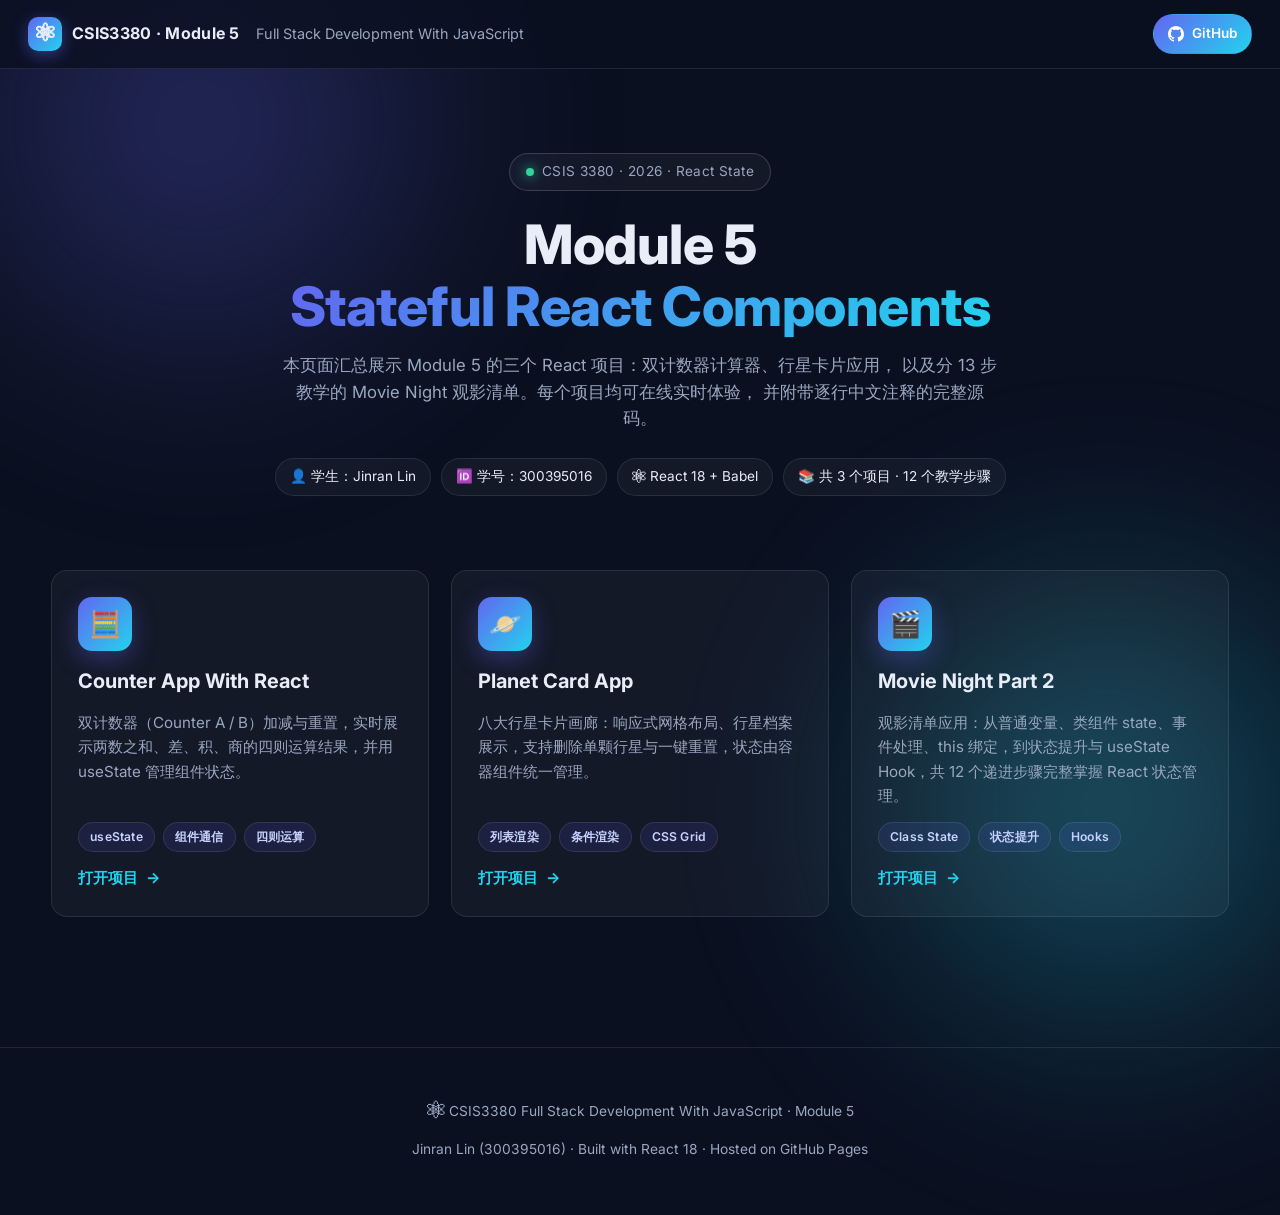
<file: index.html>
<!DOCTYPE html>
<html lang="zh-CN">
<head>
<meta charset="UTF-8">
<!-- 作用：设置视口，让页面在手机等小屏设备上正确缩放 -->
<!-- 解释：移动浏览器默认按桌面宽度渲染再整体缩小，会导致字太小；
        参考：HTML5 响应式页面标准写法（MDN viewport 文档） -->
<meta name="viewport" content="width=device-width, initial-scale=1.0">
<title>Module 5 · Stateful React Components | CSIS3380</title>
<!-- 作用：页面描述——供搜索引擎和分享预览使用 -->
<meta name="description" content="CSIS3380 Module 5 有状态 React 组件课程项目展示：Counter App、Planet Card App、Movie Night">
<!-- 作用：内联 SVG favicon——渐变圆角方块加 ⚛ 符号 -->
<!-- 解释：data URI 内联避免额外请求和 404；与子页面使用同一图标 -->
<link rel="icon" href="data:image/svg+xml,<svg xmlns='http://www.w3.org/2000/svg' viewBox='0 0 100 100'><defs><linearGradient id='g' x1='0' y1='0' x2='1' y2='1'><stop offset='0' stop-color='%236366f1'/><stop offset='1' stop-color='%2322d3ee'/></linearGradient></defs><rect width='100' height='100' rx='22' fill='url(%23g)'/><text x='50' y='70' font-size='55' text-anchor='middle' fill='white'>⚛</text></svg>">
<!-- 作用：引入全站样式表与字体 -->
<!-- 解释：主页在仓库根目录，资源路径无需 ../；字体加载失败时
        有系统字体兜底，不影响阅读 -->
<link rel="stylesheet" href="assets/css/style.css">
<link rel="preconnect" href="https://fonts.googleapis.com">
<link href="https://fonts.googleapis.com/css2?family=Inter:wght@400;600;700;800&family=JetBrains+Mono:wght@400;500&display=swap" rel="stylesheet">
</head>
<body>

<!-- 作用：顶部导航栏——站点品牌 + 课程名 + GitHub 链接 -->
<!-- 解释：主页导航没有"返回"按钮（已在首页），品牌图标点击回到自身；
        SVG 是 GitHub 官方 logo 路径，fill="currentColor" 继承文字颜色 -->
<header class="topbar">
  <a class="brand" href="index.html">
    <span class="logo">⚛</span>
    <span>CSIS3380 · Module 5</span>
  </a>
  <span class="crumb">Full Stack Development With JavaScript</span>
  <div class="spacer"></div>
  <a class="gh-link" href="https://github.com/JohnnyLin707/CSIS3380-Module-5-Stateful-React-Components.git" target="_blank" rel="noopener">
    <svg width="16" height="16" viewBox="0 0 16 16" fill="currentColor" aria-hidden="true"><path d="M8 0C3.58 0 0 3.58 0 8c0 3.54 2.29 6.53 5.47 7.59.4.07.55-.17.55-.38 0-.19-.01-.82-.01-1.49-2.01.37-2.53-.49-2.69-.94-.09-.23-.48-.94-.82-1.13-.28-.15-.68-.52-.01-.53.63-.01 1.08.58 1.23.82.72 1.21 1.87.87 2.33.66.07-.52.28-.87.51-1.07-1.78-.2-3.64-.89-3.64-3.95 0-.87.31-1.59.82-2.15-.08-.2-.36-1.02.08-2.12 0 0 .67-.21 2.2.82.64-.18 1.32-.27 2-.27s1.36.09 2 .27c1.53-1.04 2.2-.82 2.2-.82.44 1.1.16 1.92.08 2.12.51.56.82 1.27.82 2.15 0 3.07-1.87 3.75-3.65 3.95.29.25.54.73.54 1.48 0 1.07-.01 1.93-.01 2.2 0 .21.15.46.55.38A8.01 8.01 0 0 0 16 8c0-4.42-3.58-8-8-8Z"/></svg>
    GitHub
  </a>
</header>

<main class="wrap">

  <!-- 作用：英雄区——徽章、主标题、简介、学生信息标签 -->
  <!-- 解释：标题第二行用 .grad 类做渐变文字；meta 里的 chip 展示
          学生姓名、学号、技术栈等关键信息；
          参考：style.css 中 .hero 相关样式 -->
  <section class="hero">
    <span class="badge"><span class="dot"></span>CSIS 3380 · 2026 · React State</span>
    <h1>Module 5<br><span class="grad">Stateful React Components</span></h1>
    <p class="lead">
      本页面汇总展示 Module 5 的三个 React 项目：双计数器计算器、行星卡片应用，
      以及分 13 步教学的 Movie Night 观影清单。每个项目均可在线实时体验，
      并附带逐行中文注释的完整源码。
    </p>
    <div class="meta">
      <span class="chip">👤 学生：Jinran Lin</span>
      <span class="chip">🆔 学号：300395016</span>
      <span class="chip">⚛ React 18 + Babel</span>
      <span class="chip">📚 共 3 个项目 · 12 个教学步骤</span>
    </div>
  </section>

  <!-- 作用：项目卡片区——三个项目的入口卡片 -->
  <!-- 解释：每张卡片是 <a> 整张可点，链接到 counter/planets/movie-night
          子页面；reveal 类让卡片滚动进入视口时淡入；
          参考：style.css 中 .card 悬停光斑效果（由 main.js 驱动） -->
  <section class="cards">
    <a class="card reveal" href="counter/index.html">
      <span class="icon">🧮</span>
      <h3>Counter App With React</h3>
      <p>双计数器（Counter A / B）加减与重置，实时展示两数之和、差、积、商的四则运算结果，并用 useState 管理组件状态。</p>
      <div class="tags">
        <span class="tag">useState</span>
        <span class="tag">组件通信</span>
        <span class="tag">四则运算</span>
      </div>
      <span class="go">打开项目 <span class="arrow">→</span></span>
    </a>

    <a class="card reveal" href="planets/index.html">
      <span class="icon">🪐</span>
      <h3>Planet Card App</h3>
      <p>八大行星卡片画廊：响应式网格布局、行星档案展示，支持删除单颗行星与一键重置，状态由容器组件统一管理。</p>
      <div class="tags">
        <span class="tag">列表渲染</span>
        <span class="tag">条件渲染</span>
        <span class="tag">CSS Grid</span>
      </div>
      <span class="go">打开项目 <span class="arrow">→</span></span>
    </a>

    <a class="card reveal" href="movie-night/index.html">
      <span class="icon">🎬</span>
      <h3>Movie Night Part 2</h3>
      <p>观影清单应用：从普通变量、类组件 state、事件处理、this 绑定，到状态提升与 useState Hook，共 12 个递进步骤完整掌握 React 状态管理。</p>
      <div class="tags">
        <span class="tag">Class State</span>
        <span class="tag">状态提升</span>
        <span class="tag">Hooks</span>
      </div>
      <span class="go">打开项目 <span class="arrow">→</span></span>
    </a>
  </section>

</main>

<!-- 作用：页脚——课程信息与作者署名 -->
<!-- 解释：与三个子页面的页脚保持相同结构，仅链接指向不同 -->
<footer class="footer">
  <p><span class="atom">⚛</span> CSIS3380 Full Stack Development With JavaScript · Module 5</p>
  <p>Jinran Lin (300395016) · Built with React 18 · Hosted on GitHub Pages</p>
</footer>

<!-- 作用：引入全站交互脚本 -->
<!-- 解释：主页只用其中的卡片光斑与滚动显现两个功能；
        标签页/iframe 控制等逻辑在子页面才会触发（脚本内有存在性判断） -->
<script src="assets/js/main.js"></script>
</body>
</html>
</file>
<file: assets/css/style.css>
/* ============================================================
   CSIS3380 Module 5 展示网站 —— 全站样式
   作用：定义展示网站的全部视觉样式——深色太空主题、玻璃拟态卡片、
        浏览器模拟框、代码高亮区、步骤选择器等组件外观
   解释：按"设计变量 → 布局组件 → 功能模块 → 响应式"的顺序组织；
        修改配色只需改顶部的 :root 变量，全站自动生效
   参考：三个被展示项目的 CSS（CounterAppWithReact/styles.css 等）
        与本目录 main.js 中使用的 class 名一一对应
   ============================================================ */

:root {
  --bg: #0b1020;
  --bg-soft: #0f162e;
  --card: rgba(255, 255, 255, 0.04);
  --card-strong: rgba(255, 255, 255, 0.07);
  --border: rgba(255, 255, 255, 0.09);
  --border-strong: rgba(255, 255, 255, 0.16);
  --text: #e8edf7;
  --muted: #9aa7c0;
  --accent-1: #6366f1;
  --accent-2: #22d3ee;
  --accent-3: #f2b134;
  --gradient: linear-gradient(135deg, #6366f1 0%, #22d3ee 100%);
  --code-bg: #0d1424;
  --radius: 16px;
  --shadow: 0 20px 50px rgba(2, 6, 23, 0.55);
  --font: "Inter", -apple-system, BlinkMacSystemFont, "Segoe UI", Roboto,
    "Helvetica Neue", Arial, "PingFang SC", "Hiragino Sans GB", "Microsoft YaHei", sans-serif;
  --mono: "JetBrains Mono", SFMono-Regular, Consolas, "Liberation Mono", Menlo, monospace;
}

* {
  box-sizing: border-box;
}

html {
  scroll-behavior: smooth;
}

body {
  margin: 0;
  min-height: 100vh;
  font-family: var(--font);
  color: var(--text);
  background: var(--bg);
  line-height: 1.6;
  -webkit-font-smoothing: antialiased;
}

/* 作用：背景装饰——两团缓慢漂浮的渐变光斑，营造太空氛围 */
/* 解释：用 body::before / ::after 两个伪元素加 radial-gradient 圆形渐变，
        filter:blur 让边缘柔和；animation 让光斑缓慢移动，页面不显沉闷；
        伪元素不占用文档流，不会影响内容布局 */
body::before,
body::after {
  content: "";
  position: fixed;
  z-index: -1;
  width: 55vw;
  height: 55vw;
  border-radius: 50%;
  filter: blur(90px);
  opacity: 0.35;
  pointer-events: none;
}

body::before {
  top: -18vw;
  left: -12vw;
  background: radial-gradient(circle, #6366f1 0%, transparent 65%);
  animation: float-orb 18s ease-in-out infinite alternate;
}

body::after {
  right: -14vw;
  bottom: -20vw;
  background: radial-gradient(circle, #22d3ee 0%, transparent 65%);
  animation: float-orb 22s ease-in-out infinite alternate-reverse;
}

@keyframes float-orb {
  from { transform: translate3d(0, 0, 0) scale(1); }
  to   { transform: translate3d(4vw, 5vh, 0) scale(1.12); }
}

a {
  color: inherit;
  text-decoration: none;
}

::selection {
  background: rgba(99, 102, 241, 0.45);
}

/* ---------- 顶部导航栏（子页面） ---------- */
/* 作用：分节注释——以下为子页面顶部导航栏样式 */
/* 解释：导航栏在 counter/planets/movie-night 三个子页面共用，
        包含返回按钮、面包屑标题和 GitHub 链接三部分 */
.topbar {
  position: sticky;
  top: 0;
  z-index: 50;
  display: flex;
  align-items: center;
  gap: 16px;
  padding: 14px 28px;
  background: rgba(11, 16, 32, 0.78);
  backdrop-filter: blur(14px);
  border-bottom: 1px solid var(--border);
}

.topbar .brand {
  display: flex;
  align-items: center;
  gap: 10px;
  font-weight: 700;
  letter-spacing: 0.3px;
}

.topbar .brand .logo {
  display: grid;
  place-items: center;
  width: 34px;
  height: 34px;
  border-radius: 10px;
  background: var(--gradient);
  font-size: 18px;
  box-shadow: 0 4px 16px rgba(99, 102, 241, 0.45);
}

.topbar .crumb {
  color: var(--muted);
  font-size: 0.9rem;
  white-space: nowrap;
  overflow: hidden;
  text-overflow: ellipsis;
}

.topbar .spacer {
  flex: 1;
}

.back-link {
  display: inline-flex;
  align-items: center;
  gap: 6px;
  padding: 8px 14px;
  border-radius: 999px;
  border: 1px solid var(--border);
  background: var(--card);
  color: var(--text);
  font-size: 0.88rem;
  transition: border-color 0.2s, background 0.2s, transform 0.15s;
}

.back-link:hover {
  border-color: var(--accent-2);
  background: var(--card-strong);
  transform: translateX(-2px);
}

.gh-link {
  display: inline-flex;
  align-items: center;
  gap: 8px;
  padding: 8px 14px;
  border-radius: 999px;
  border: 1px solid transparent;
  background: var(--gradient);
  color: #fff;
  font-size: 0.85rem;
  font-weight: 600;
  transition: transform 0.15s, box-shadow 0.2s;
}

.gh-link:hover {
  transform: translateY(-1px);
  box-shadow: 0 8px 22px rgba(34, 211, 238, 0.35);
}

/* ---------- 布局容器 ---------- */
/* 作用：分节注释——以下为页面通用布局容器 */
/* 解释：所有子页面内容都包在 .wrap 里，统一控制宽度和居中 */
.wrap {
  width: min(1180px, 92vw);
  margin: 0 auto;
}

.section {
  margin: 42px 0;
}

.section-title {
  display: flex;
  align-items: center;
  gap: 12px;
  font-size: 1.35rem;
  font-weight: 700;
  margin: 0 0 6px;
}

.section-title::before {
  content: "";
  width: 4px;
  height: 22px;
  border-radius: 4px;
  background: var(--gradient);
}

.section-sub {
  margin: 0 0 18px;
  color: var(--muted);
  font-size: 0.95rem;
}

/* ---------- 主页 Hero ---------- */
/* 作用：分节注释——以下为主页顶部英雄区样式 */
/* 解释：英雄区是访客第一眼看到的内容：徽章、大标题、简介、信息标签 */
.hero {
  padding: 84px 0 56px;
  text-align: center;
}

.hero .badge {
  display: inline-flex;
  align-items: center;
  gap: 8px;
  padding: 7px 16px;
  border-radius: 999px;
  border: 1px solid var(--border-strong);
  background: var(--card);
  color: var(--muted);
  font-size: 0.85rem;
  letter-spacing: 0.4px;
}

.hero .badge .dot {
  width: 8px;
  height: 8px;
  border-radius: 50%;
  background: #34d399;
  box-shadow: 0 0 12px #34d399;
  animation: pulse 2.2s infinite;
}

@keyframes pulse {
  0%, 100% { opacity: 1; }
  50% { opacity: 0.35; }
}

.hero h1 {
  margin: 22px 0 14px;
  font-size: clamp(2.1rem, 5vw, 3.4rem);
  line-height: 1.15;
  font-weight: 800;
  letter-spacing: -0.5px;
}

.hero h1 .grad {
  background: var(--gradient);
  -webkit-background-clip: text;
  background-clip: text;
  color: transparent;
}

.hero .lead {
  max-width: 720px;
  margin: 0 auto;
  color: var(--muted);
  font-size: 1.05rem;
}

.hero .meta {
  display: flex;
  flex-wrap: wrap;
  justify-content: center;
  gap: 10px;
  margin-top: 26px;
}

.chip {
  display: inline-flex;
  align-items: center;
  gap: 7px;
  padding: 7px 14px;
  border-radius: 999px;
  border: 1px solid var(--border);
  background: var(--card);
  font-size: 0.85rem;
  color: var(--text);
}

/* ---------- 项目卡片 ---------- */
/* 作用：分节注释——以下为主页三个项目入口卡片 */
/* 解释：卡片整张是可点击链接（<a class="card">），悬停有上浮和光斑效果 */
.cards {
  display: grid;
  grid-template-columns: repeat(auto-fit, minmax(300px, 1fr));
  gap: 22px;
  padding: 18px 0 60px;
}

.card {
  position: relative;
  display: flex;
  flex-direction: column;
  gap: 14px;
  padding: 26px;
  border-radius: var(--radius);
  border: 1px solid var(--border);
  background: var(--card);
  overflow: hidden;
  transition: transform 0.25s ease, border-color 0.25s ease, box-shadow 0.25s ease;
}

.card::after {
  content: "";
  position: absolute;
  inset: 0;
  background: radial-gradient(420px circle at var(--mx, 50%) var(--my, 0%),
    rgba(99, 102, 241, 0.16), transparent 65%);
  opacity: 0;
  transition: opacity 0.3s;
  pointer-events: none;
}

.card:hover {
  transform: translateY(-6px);
  border-color: var(--border-strong);
  box-shadow: var(--shadow);
}

.card:hover::after {
  opacity: 1;
}

.card .icon {
  display: grid;
  place-items: center;
  width: 54px;
  height: 54px;
  border-radius: 14px;
  font-size: 26px;
  background: var(--gradient);
  box-shadow: 0 8px 24px rgba(99, 102, 241, 0.35);
}

.card h3 {
  margin: 0;
  font-size: 1.25rem;
}

.card p {
  margin: 0;
  color: var(--muted);
  font-size: 0.95rem;
  flex: 1;
}

.card .tags {
  display: flex;
  flex-wrap: wrap;
  gap: 8px;
}

.tag {
  padding: 4px 11px;
  border-radius: 999px;
  border: 1px solid var(--border);
  background: rgba(99, 102, 241, 0.12);
  color: #c7d2fe;
  font-size: 0.76rem;
  font-weight: 600;
  letter-spacing: 0.2px;
}

.card .go {
  display: inline-flex;
  align-items: center;
  gap: 8px;
  font-weight: 700;
  font-size: 0.95rem;
  color: var(--accent-2);
}

.card .go .arrow {
  transition: transform 0.2s;
}

.card:hover .go .arrow {
  transform: translateX(5px);
}

/* ---------- 子页面 Hero ---------- */
/* 作用：分节注释——以下为 counter/planets/movie-night 子页面的标题区 */
/* 解释：结构比主页 Hero 简单：分类标签、标题、描述、技术标签 */
.page-hero {
  padding: 46px 0 10px;
}

.page-hero .kicker {
  color: var(--accent-2);
  font-weight: 700;
  font-size: 0.85rem;
  letter-spacing: 1.5px;
  text-transform: uppercase;
}

.page-hero h1 {
  margin: 8px 0 12px;
  font-size: clamp(1.8rem, 4vw, 2.6rem);
  font-weight: 800;
}

.page-hero p {
  max-width: 760px;
  color: var(--muted);
  margin: 0 0 16px;
}

.page-hero .tags {
  display: flex;
  flex-wrap: wrap;
  gap: 8px;
}

/* ---------- 浏览器模拟框（实时演示） ---------- */
/* 作用：分节注释——以下为嵌入 React 演示的浏览器窗口外壳 */
/* 解释：用标题栏加 iframe 模拟真实浏览器，让学生直观看到"网页在跑" */
.browser-frame {
  border-radius: var(--radius);
  border: 1px solid var(--border);
  background: var(--bg-soft);
  box-shadow: var(--shadow);
  overflow: hidden;
}

.browser-bar {
  display: flex;
  align-items: center;
  gap: 14px;
  padding: 11px 16px;
  background: rgba(255, 255, 255, 0.05);
  border-bottom: 1px solid var(--border);
}

.browser-bar .dots {
  display: flex;
  gap: 7px;
}

.browser-bar .dots span {
  width: 11px;
  height: 11px;
  border-radius: 50%;
}

.browser-bar .dots span:nth-child(1) { background: #f87171; }
.browser-bar .dots span:nth-child(2) { background: #fbbf24; }
.browser-bar .dots span:nth-child(3) { background: #34d399; }

.browser-bar .url {
  flex: 1;
  min-width: 0;
  padding: 6px 14px;
  border-radius: 999px;
  background: rgba(0, 0, 0, 0.35);
  border: 1px solid var(--border);
  color: var(--muted);
  font-family: var(--mono);
  font-size: 0.8rem;
  white-space: nowrap;
  overflow: hidden;
  text-overflow: ellipsis;
}

.browser-bar .actions {
  display: flex;
  gap: 8px;
}

.mini-btn {
  padding: 6px 12px;
  border-radius: 8px;
  border: 1px solid var(--border);
  background: var(--card);
  color: var(--text);
  font-size: 0.8rem;
  cursor: pointer;
  transition: border-color 0.2s, background 0.2s;
  font-family: var(--font);
}

.mini-btn:hover {
  border-color: var(--accent-2);
  background: var(--card-strong);
}

.browser-body {
  background: #fff;
}

.browser-body iframe {
  display: block;
  width: 100%;
  height: 640px;
  border: 0;
}

/* ---------- 代码浏览区 ---------- */
/* 作用：分节注释——以下为带行号的代码查看器 */
/* 解释：结构为 标签页(文件名) + 复制按钮 + 行号列 + 高亮代码列，
        由 build_site.py 生成 HTML，main.js 负责切换，highlight.js 负责着色 */
.code-shell {
  border-radius: var(--radius);
  border: 1px solid var(--border);
  background: var(--code-bg);
  overflow: hidden;
  box-shadow: var(--shadow);
}

.code-tabs {
  display: flex;
  flex-wrap: wrap;
  align-items: center;
  gap: 4px;
  padding: 10px 12px;
  background: rgba(255, 255, 255, 0.04);
  border-bottom: 1px solid var(--border);
}

.code-tab {
  padding: 7px 14px;
  border-radius: 8px;
  border: 1px solid transparent;
  background: transparent;
  color: var(--muted);
  font-family: var(--mono);
  font-size: 0.82rem;
  cursor: pointer;
  transition: color 0.2s, background 0.2s, border-color 0.2s;
}

.code-tab:hover {
  color: var(--text);
  background: var(--card);
}

.code-tab.active {
  color: #fff;
  background: rgba(99, 102, 241, 0.22);
  border-color: rgba(99, 102, 241, 0.55);
}

.code-tabs .spacer {
  flex: 1;
}

.copy-btn {
  padding: 7px 13px;
  border-radius: 8px;
  border: 1px solid var(--border);
  background: var(--card);
  color: var(--muted);
  font-size: 0.8rem;
  cursor: pointer;
  transition: color 0.2s, border-color 0.2s;
  font-family: var(--font);
}

.copy-btn:hover {
  color: var(--text);
  border-color: var(--accent-2);
}

.copy-btn.copied {
  color: #34d399;
  border-color: rgba(52, 211, 153, 0.6);
}

.code-block {
  display: flex;
  max-height: 620px;
  overflow: auto;
  font-family: var(--mono);
  font-size: 0.84rem;
  line-height: 1.65;
}

.code-gutter {
  flex: none;
  padding: 16px 12px 16px 18px;
  text-align: right;
  color: rgba(148, 163, 184, 0.4);
  user-select: none;
  white-space: pre;
  border-right: 1px solid var(--border);
  background: rgba(0, 0, 0, 0.22);
}

.code-block pre {
  flex: 1;
  margin: 0;
  padding: 16px 20px;
  overflow: visible;
  white-space: pre;
}

.code-block code {
  font-family: inherit;
  background: none;
  padding: 0;
}

.code-panel {
  display: none;
}

.code-panel.active {
  display: block;
}

/* highlight.js 自定义深色主题（与整站配色一致） */
/* 作用：分节注释——以下为代码高亮的配色规则 */
/* 解释：自己写这几条规则替代官方主题 CDN，省一次网络请求，
        且配色（紫关键字/绿字符串/蓝函数名）与整站强调色一致 */
.hljs-comment, .hljs-quote { color: #64748b; font-style: italic; }
.hljs-keyword, .hljs-selector-tag, .hljs-literal, .hljs-section { color: #c084fc; }
.hljs-string, .hljs-regexp, .hljs-addition { color: #86efac; }
.hljs-number, .hljs-symbol, .hljs-bullet { color: #fbbf24; }
.hljs-title, .hljs-title.function_, .hljs-name { color: #60a5fa; }
.hljs-attr, .hljs-attribute, .hljs-variable, .hljs-template-variable { color: #7dd3fc; }
.hljs-built_in, .hljs-type, .hljs-class .hljs-title { color: #f0abfc; }
.hljs-tag { color: #f472b6; }
.hljs-meta { color: #94a3b8; }
.hljs-emphasis { font-style: italic; }
.hljs-strong { font-weight: bold; }

/* ---------- Movie Night 步骤选择器 ---------- */
/* 作用：分节注释——以下为 Movie Night 页面专属的步骤切换组件 */
/* 解释：横向滚动的步骤胶囊按钮 + 当前步骤说明文字，
        切换逻辑在 main.js 的 activateStep 函数里 */
.steps-bar {
  display: flex;
  gap: 8px;
  overflow-x: auto;
  padding: 6px 2px 14px;
  scrollbar-width: thin;
}

.step-btn {
  flex: none;
  padding: 9px 15px;
  border-radius: 999px;
  border: 1px solid var(--border);
  background: var(--card);
  color: var(--muted);
  font-size: 0.85rem;
  font-weight: 600;
  cursor: pointer;
  white-space: nowrap;
  transition: all 0.2s;
  font-family: var(--font);
}

.step-btn:hover {
  color: var(--text);
  border-color: var(--border-strong);
}

.step-btn.active {
  color: #fff;
  background: var(--gradient);
  border-color: transparent;
  box-shadow: 0 6px 18px rgba(99, 102, 241, 0.4);
}

.step-desc {
  padding: 14px 18px;
  border-radius: 12px;
  border: 1px dashed var(--border-strong);
  background: var(--card);
  color: var(--muted);
  font-size: 0.92rem;
  margin-bottom: 18px;
}

.step-desc strong {
  color: var(--text);
}

.step-code {
  display: none;
}

.step-code.active {
  display: block;
}

/* ---------- 项目说明小卡片 ---------- */
/* 作用：分节注释——以下为子页面"项目说明"区域的小卡片 */
/* 解释：用网格排列若干 .note 卡片，每条说明一个技术要点，
        内容由 build_site.py 的 notes 参数生成 */
.notes {
  display: grid;
  grid-template-columns: repeat(auto-fit, minmax(240px, 1fr));
  gap: 14px;
}

.note {
  padding: 18px;
  border-radius: 12px;
  border: 1px solid var(--border);
  background: var(--card);
}

.note h4 {
  margin: 0 0 6px;
  font-size: 0.98rem;
  color: var(--accent-2);
}

.note p {
  margin: 0;
  font-size: 0.88rem;
  color: var(--muted);
}

/* ---------- 页脚 ---------- */
/* 作用：分节注释——以下为整站页脚样式 */
/* 解释：页脚在主页和三个子页面共用，显示课程信息与作者 */
.footer {
  margin-top: 70px;
  padding: 34px 0 42px;
  border-top: 1px solid var(--border);
  text-align: center;
  color: var(--muted);
  font-size: 0.86rem;
}

.footer .atom {
  font-size: 1.1rem;
}

/* ---------- 滚动显现动画 ---------- */
/* 作用：分节注释——以下为内容滚动进入视口时的淡入上移动画 */
/* 解释：元素先透明下移（.reveal），被 main.js 的 IntersectionObserver
        观察到后加 .visible 类恢复原位，实现滚动渐显 */
.reveal {
  opacity: 0;
  transform: translateY(22px);
  transition: opacity 0.6s ease, transform 0.6s ease;
}

.reveal.visible {
  opacity: 1;
  transform: none;
}

/* ---------- 响应式 ---------- */
/* 作用：分节注释——以下为小屏设备（手机）的适配规则 */
/* 解释：720px 以下缩小导航栏内边距、隐藏面包屑、降低 iframe 高度，
        保证手机上也能正常浏览和操作演示 */
@media (max-width: 720px) {
  .topbar {
    padding: 12px 16px;
    gap: 10px;
  }

  .topbar .crumb {
    display: none;
  }

  .browser-body iframe {
    height: 480px;
  }

  .hero {
    padding: 56px 0 36px;
  }

  .code-block {
    font-size: 0.78rem;
  }
}
</file>
